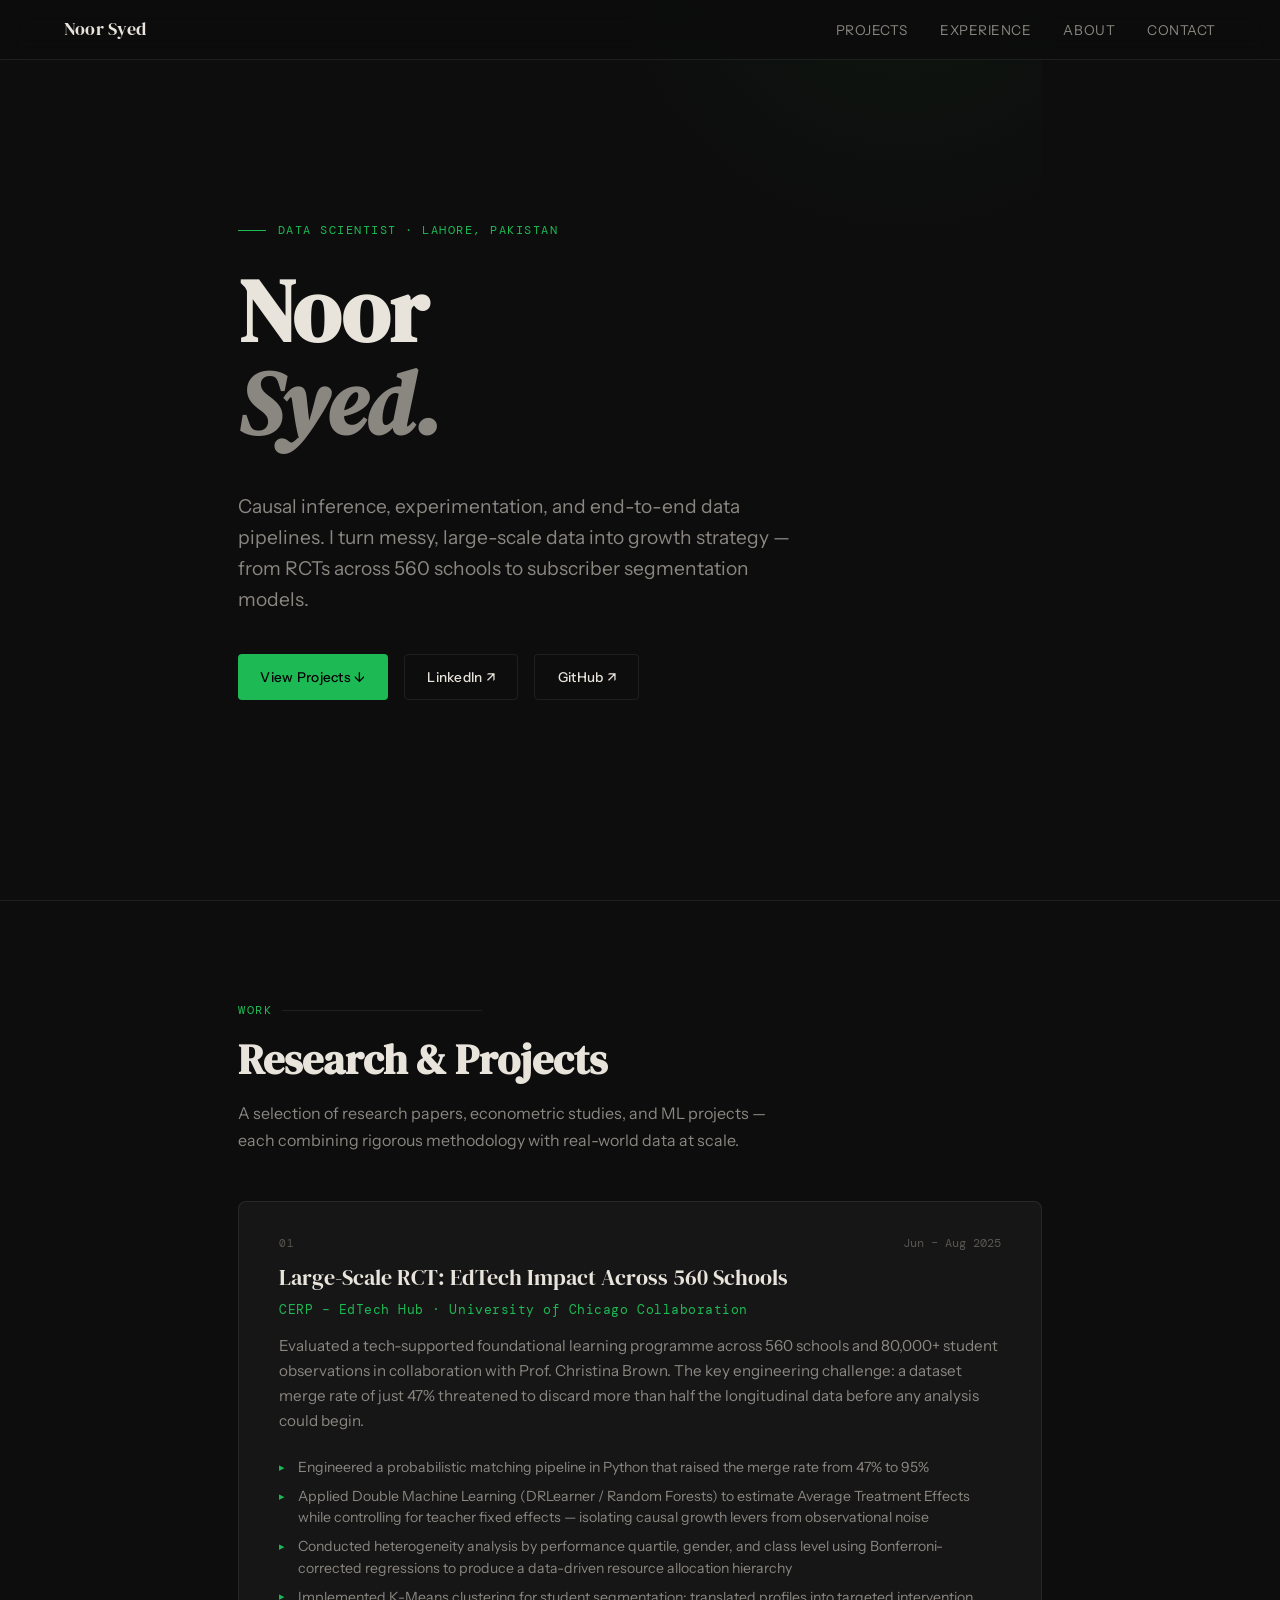
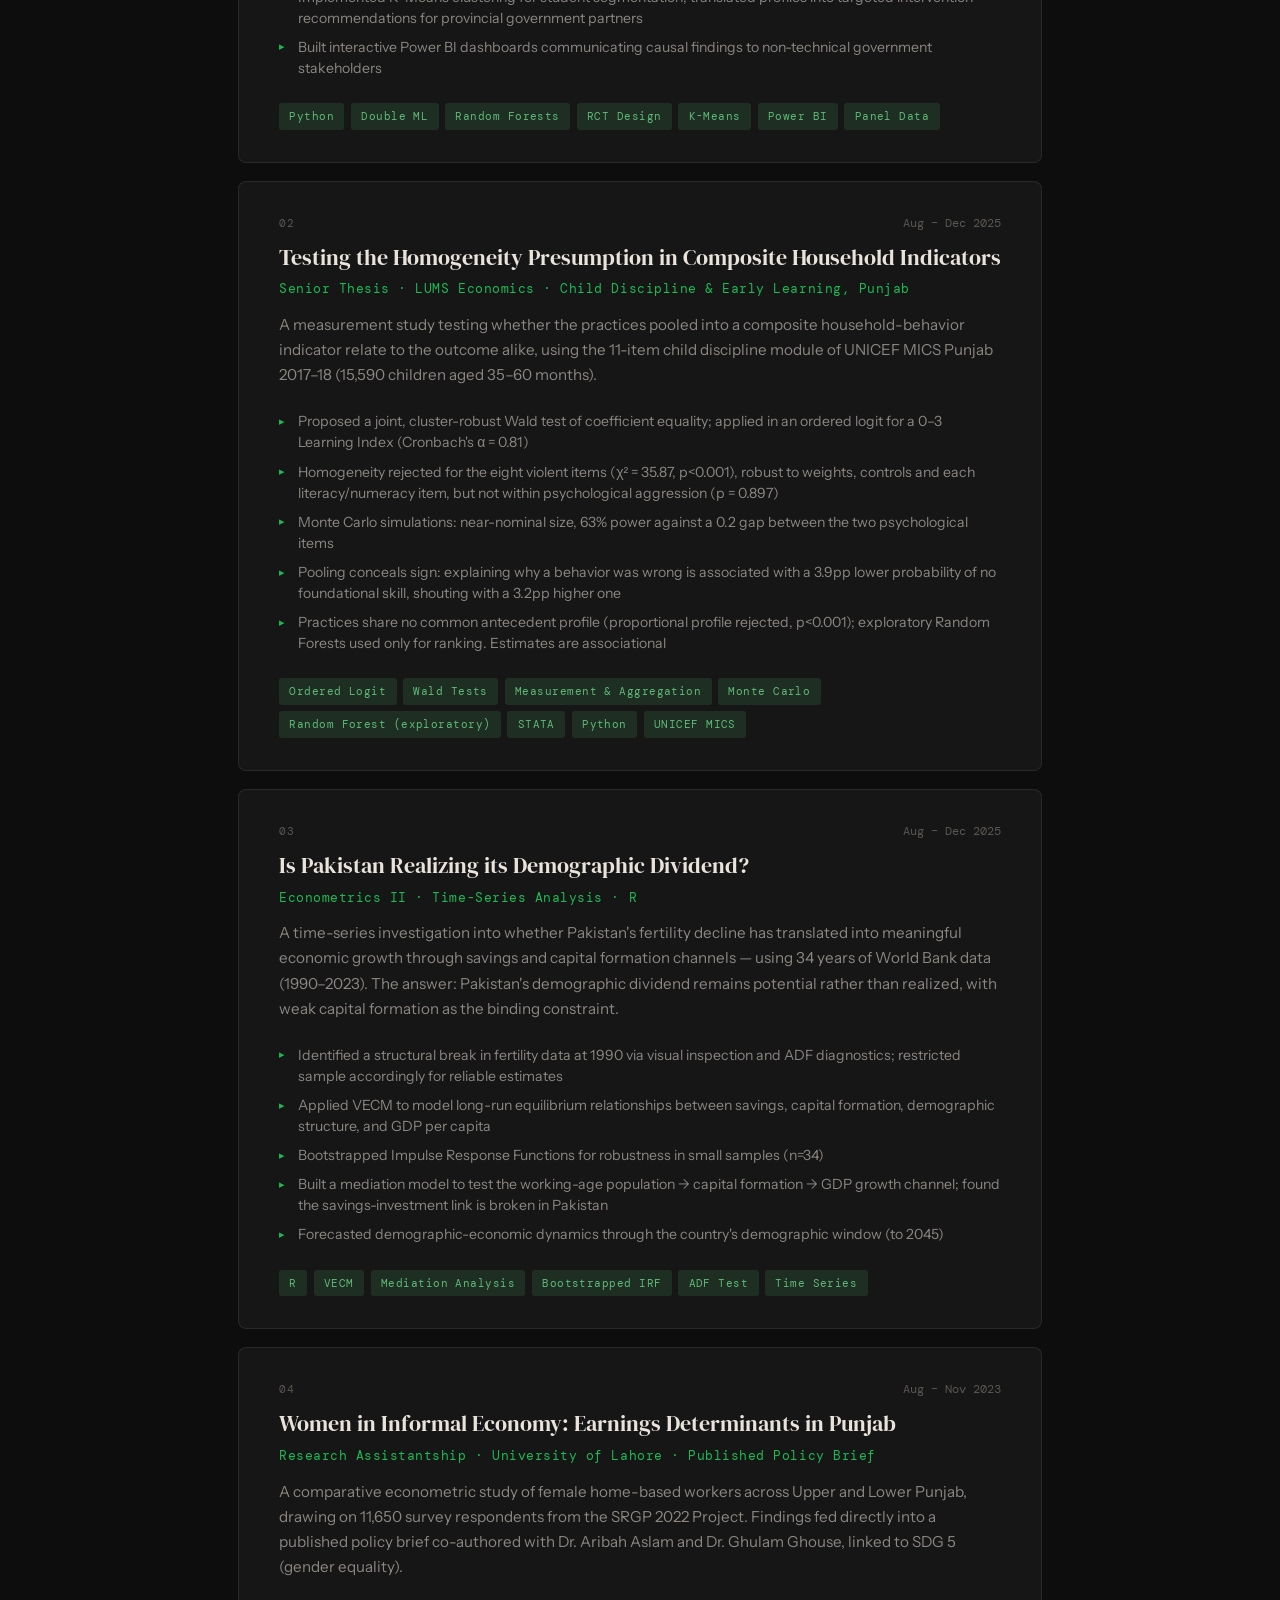
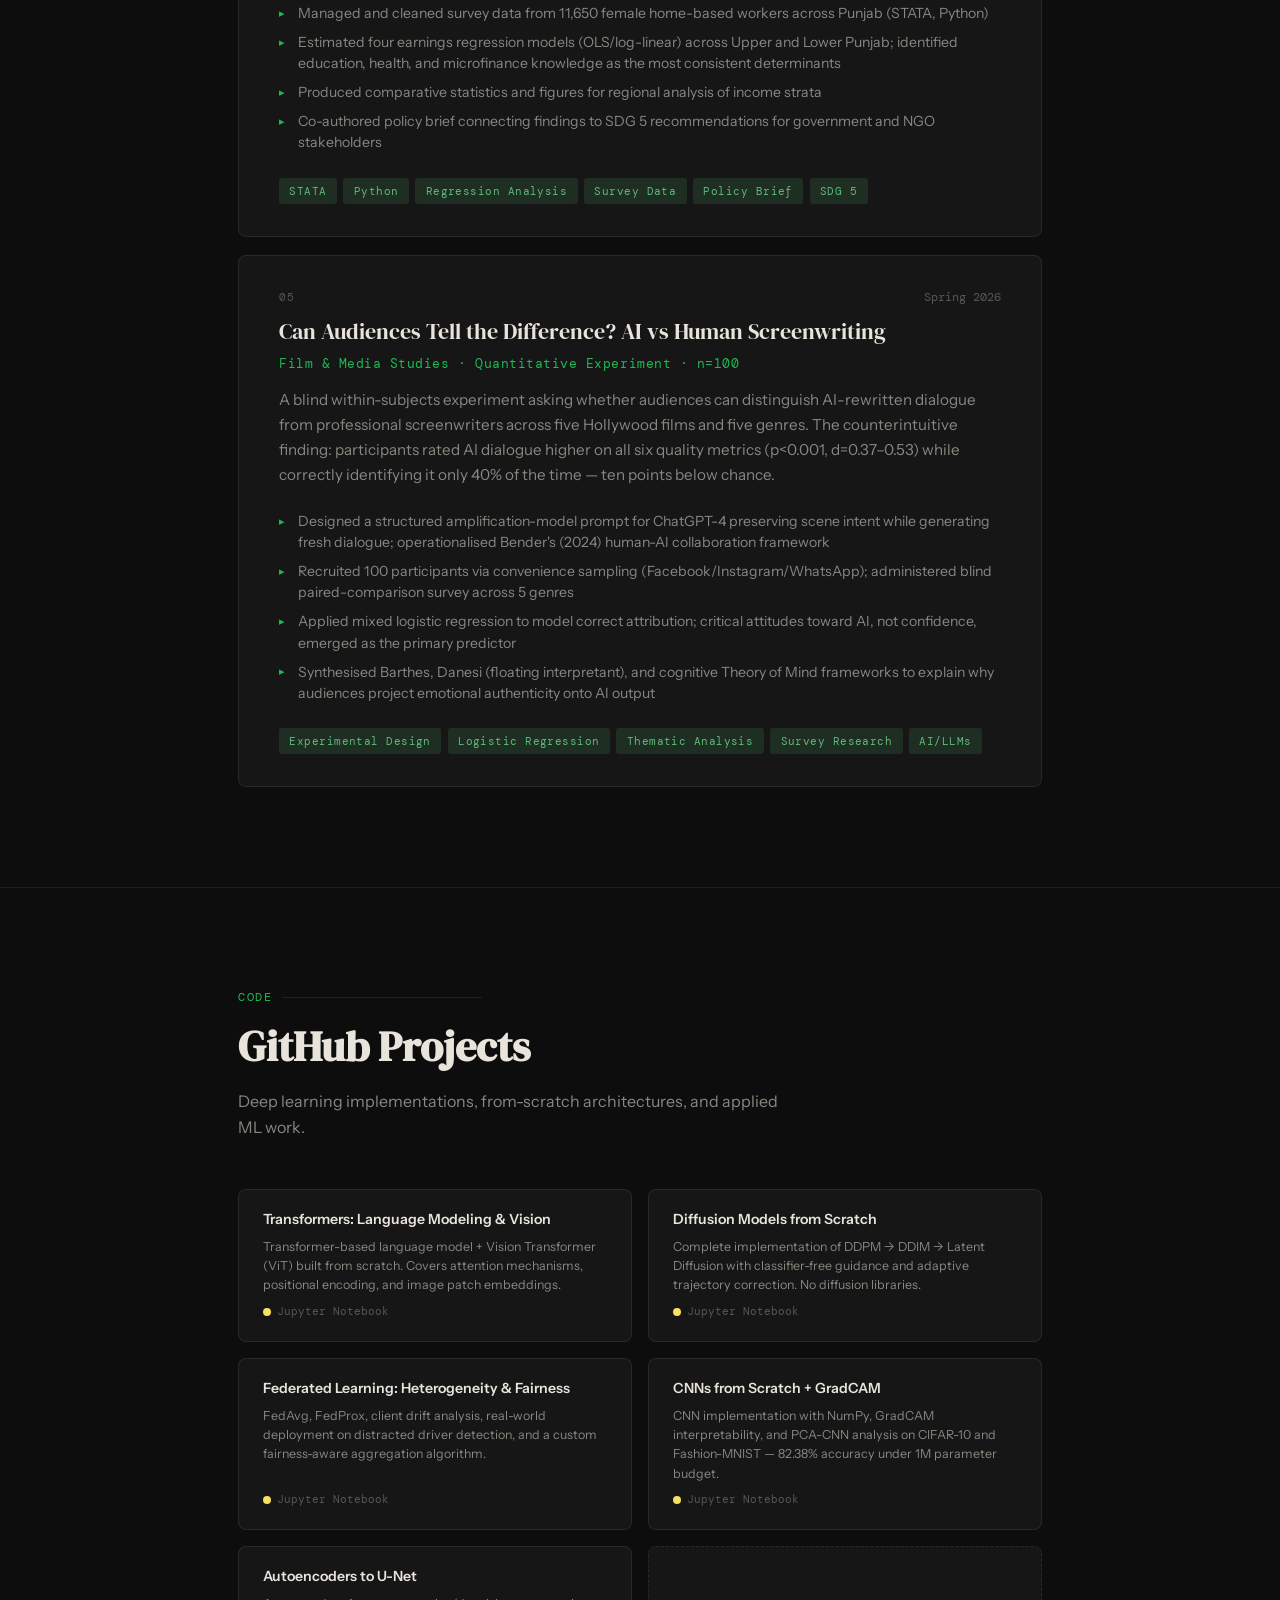
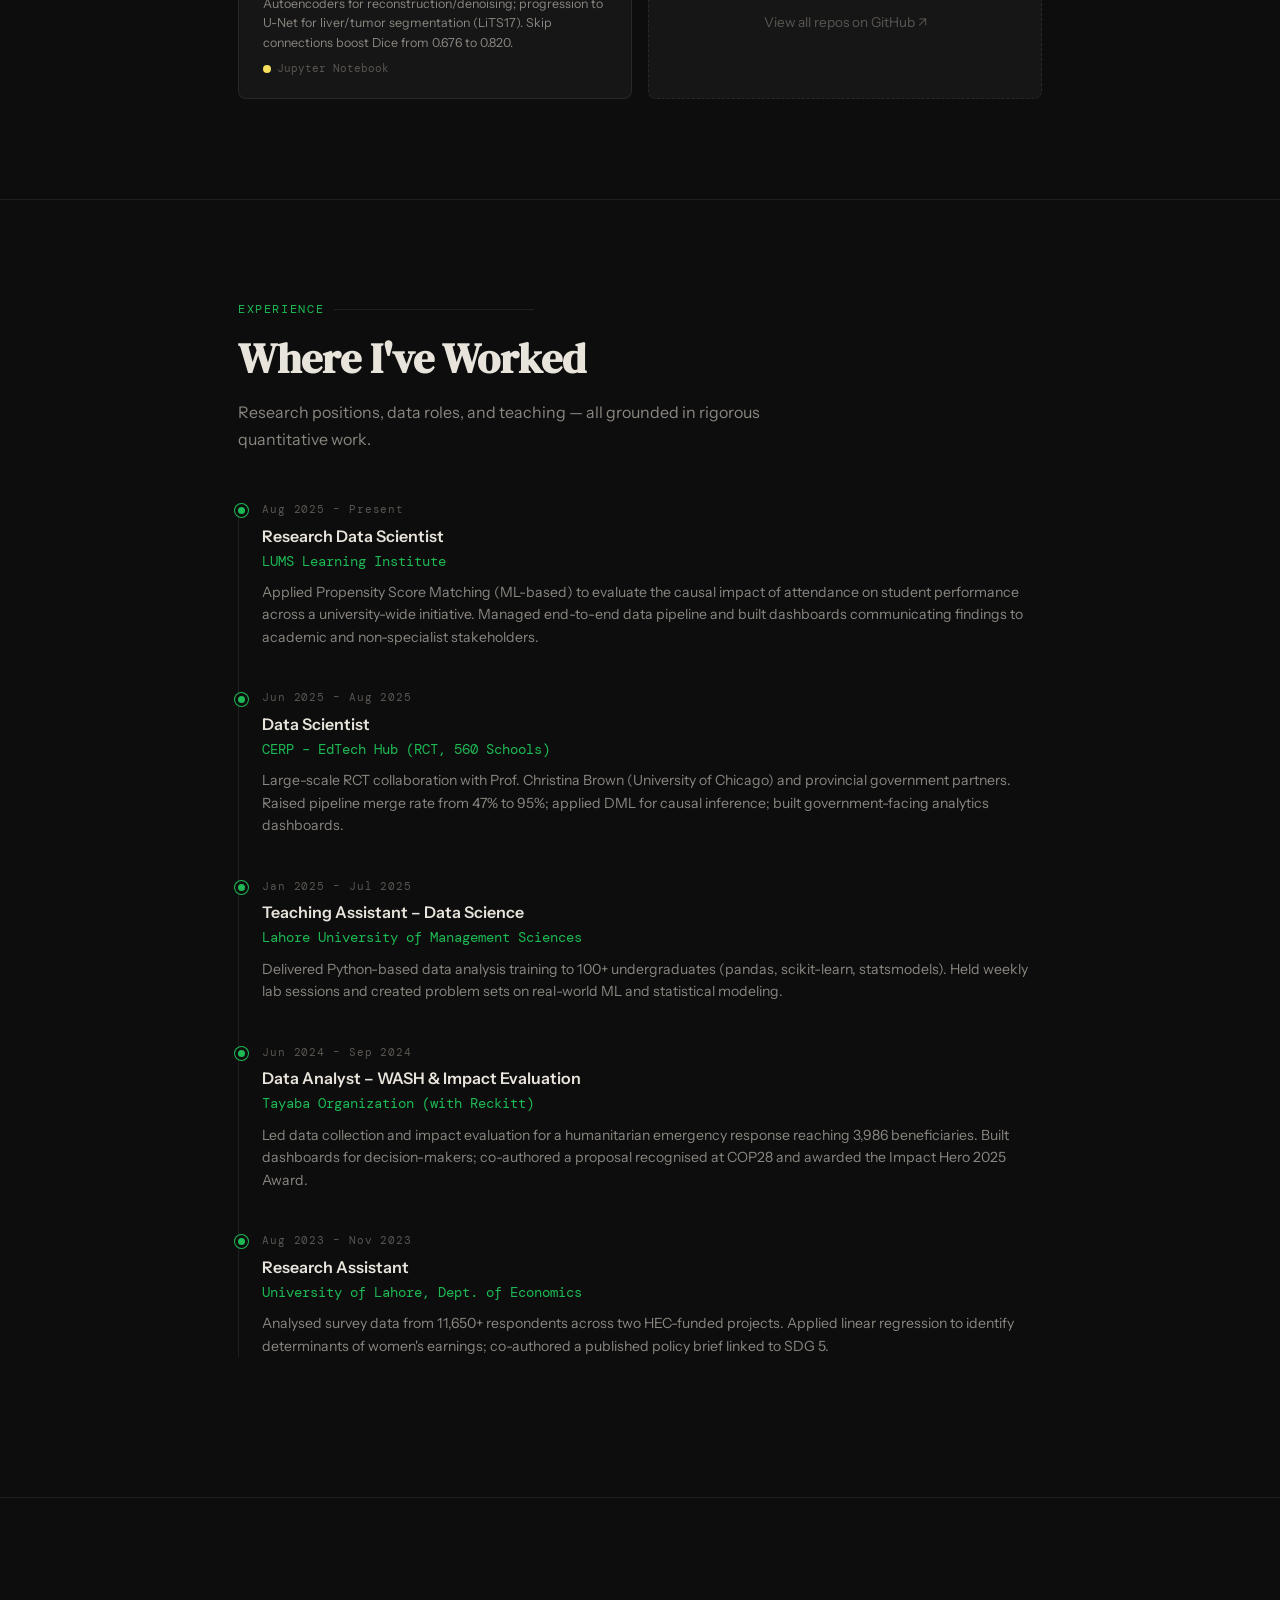
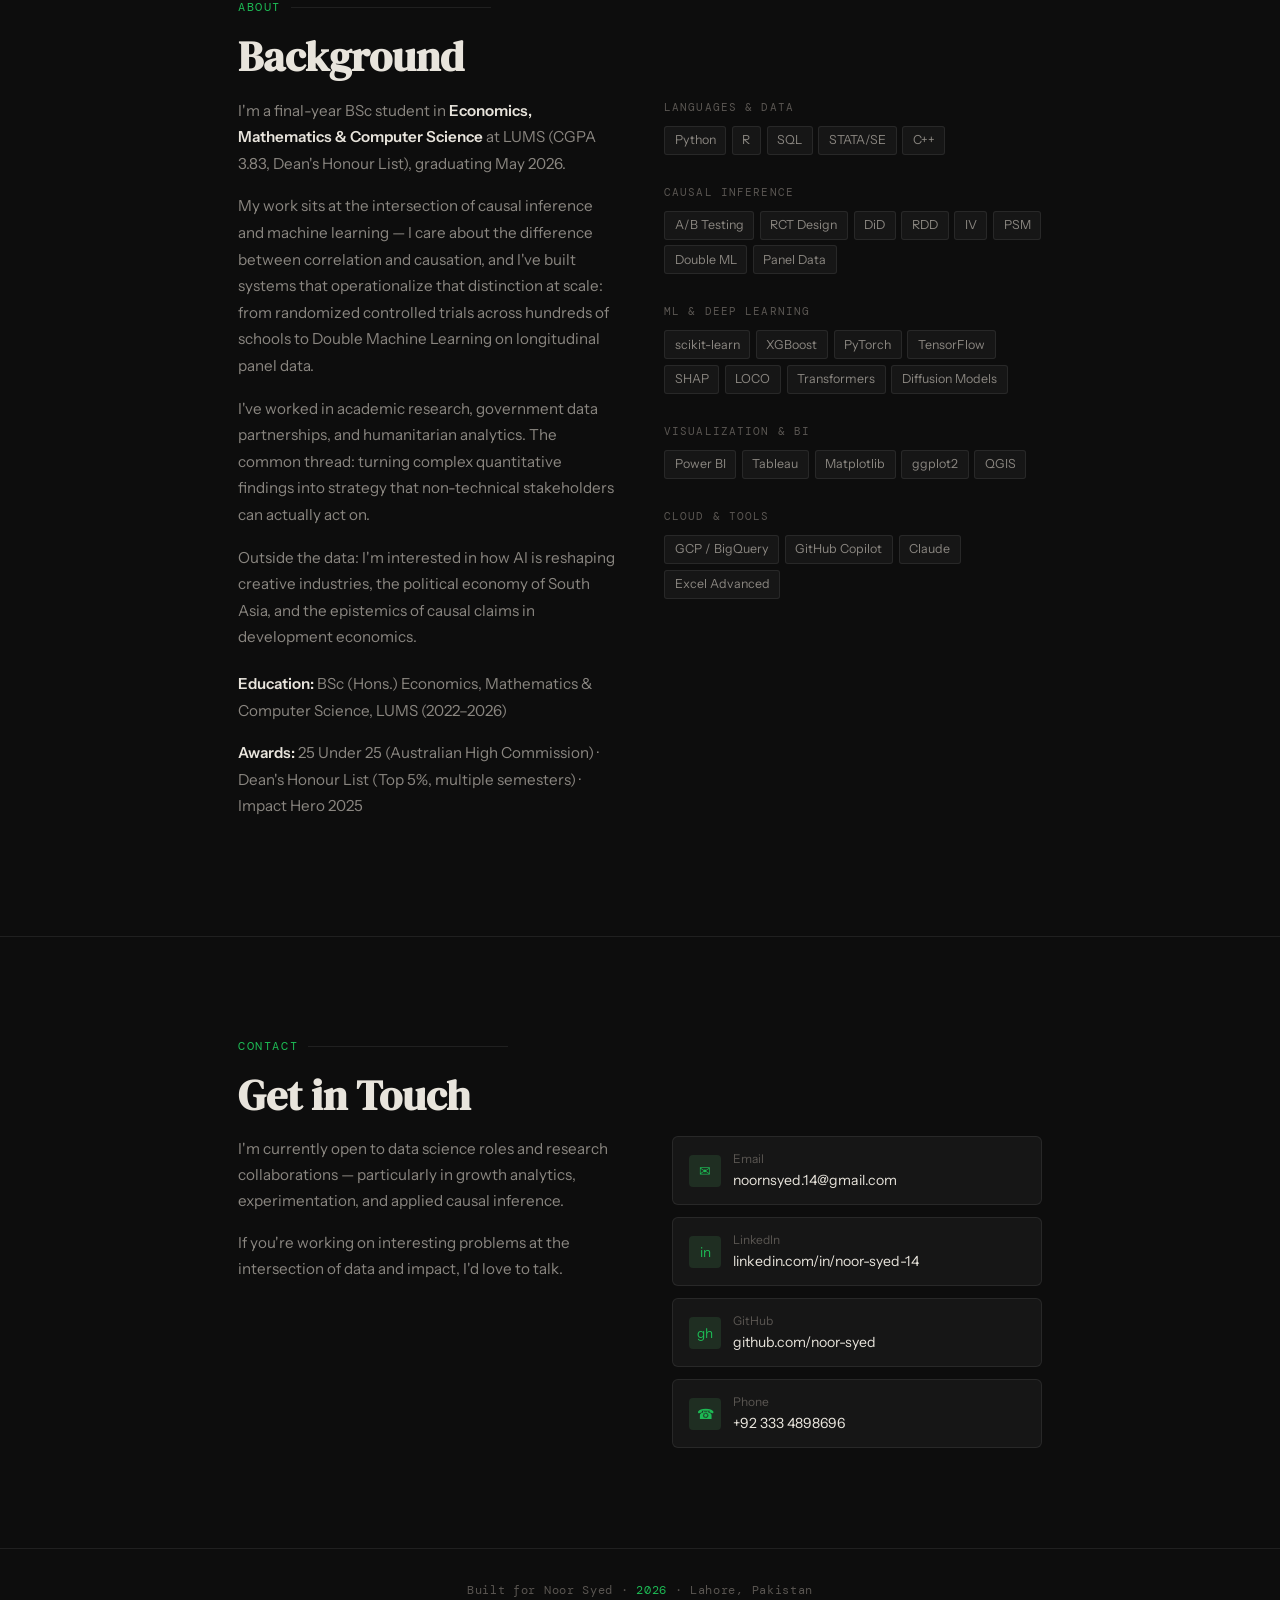
<file: src/imports/pasted_text/noor-syed-portfolio.html>
<!DOCTYPE html>
<html lang="en">
<head>
<meta charset="UTF-8">
<meta name="viewport" content="width=device-width, initial-scale=1.0">
<title>Noor Syed — Data Scientist</title>
<link rel="preconnect" href="https://fonts.googleapis.com">
<link rel="preconnect" href="https://fonts.gstatic.com" crossorigin>
<link href="https://fonts.googleapis.com/css2?family=DM+Serif+Display:ital@0;1&family=DM+Mono:wght@400;500&family=Instrument+Sans:ital,wght@0,400;0,500;0,600;1,400&display=swap" rel="stylesheet">
<style>
  :root {
    --green: #1DB954;
    --green-dim: #17a348;
    --green-pale: #e8f9ee;
    --off-black: #0d0d0d;
    --near-black: #111;
    --dark: #1a1a1a;
    --mid: #2a2a2a;
    --text: #e8e4dc;
    --text-muted: #8a8680;
    --text-dim: #5a5652;
    --border: rgba(255,255,255,0.08);
    --card-bg: #161616;
    --tag-bg: #1f2e22;
    --tag-text: #5dba78;
  }
  *, *::before, *::after { box-sizing: border-box; margin: 0; padding: 0; }
  html { scroll-behavior: smooth; }
  body {
    background: var(--off-black);
    color: var(--text);
    font-family: 'Instrument Sans', sans-serif;
    font-size: 16px;
    line-height: 1.65;
    -webkit-font-smoothing: antialiased;
  }

  /* NAV */
  nav {
    position: fixed; top: 0; left: 0; right: 0; z-index: 100;
    background: rgba(13,13,13,0.92);
    backdrop-filter: blur(12px);
    border-bottom: 1px solid var(--border);
    display: flex; align-items: center; justify-content: space-between;
    padding: 0 clamp(1.5rem, 5vw, 4rem);
    height: 60px;
  }
  .nav-logo {
    font-family: 'DM Serif Display', serif;
    font-size: 1.1rem;
    color: var(--text);
    text-decoration: none;
    letter-spacing: 0.01em;
  }
  .nav-links { display: flex; gap: 2rem; list-style: none; }
  .nav-links a {
    color: var(--text-muted);
    text-decoration: none;
    font-size: 0.85rem;
    letter-spacing: 0.04em;
    text-transform: uppercase;
    transition: color 0.2s;
  }
  .nav-links a:hover { color: var(--green); }

  /* LAYOUT */
  .container { max-width: 900px; margin: 0 auto; padding: 0 clamp(1.5rem, 5vw, 3rem); }

  /* HERO */
  .hero {
    min-height: 100vh;
    display: flex; flex-direction: column; justify-content: center;
    padding: 100px 0 80px;
    position: relative;
    overflow: hidden;
  }
  .hero::before {
    content: '';
    position: absolute; top: -40%; right: -20%; width: 600px; height: 600px;
    background: radial-gradient(circle, rgba(29,185,84,0.06) 0%, transparent 70%);
    pointer-events: none;
  }
  .hero-eyebrow {
    font-family: 'DM Mono', monospace;
    font-size: 0.78rem;
    color: var(--green);
    letter-spacing: 0.12em;
    text-transform: uppercase;
    margin-bottom: 1.5rem;
    display: flex; align-items: center; gap: 0.75rem;
  }
  .hero-eyebrow::before {
    content: '';
    display: inline-block; width: 28px; height: 1px; background: var(--green);
  }
  .hero h1 {
    font-family: 'DM Serif Display', serif;
    font-size: clamp(3rem, 7vw, 5.5rem);
    line-height: 1.05;
    color: var(--text);
    margin-bottom: 0.2em;
  }
  .hero h1 em {
    font-style: italic;
    color: var(--text-muted);
  }
  .hero-sub {
    font-size: clamp(1rem, 2vw, 1.2rem);
    color: var(--text-muted);
    max-width: 560px;
    margin: 1.5rem 0 2.5rem;
    line-height: 1.6;
  }
  .hero-links { display: flex; gap: 1rem; flex-wrap: wrap; }
  .btn {
    display: inline-flex; align-items: center; gap: 0.5rem;
    padding: 0.65rem 1.4rem;
    border-radius: 4px;
    font-size: 0.85rem;
    font-weight: 500;
    letter-spacing: 0.02em;
    text-decoration: none;
    transition: all 0.2s;
    cursor: pointer; border: none;
  }
  .btn-primary {
    background: var(--green);
    color: #000;
  }
  .btn-primary:hover { background: var(--green-dim); }
  .btn-outline {
    background: transparent;
    color: var(--text);
    border: 1px solid var(--border);
  }
  .btn-outline:hover { border-color: var(--green); color: var(--green); }

  /* SECTION */
  section { padding: 100px 0; }
  .section-label {
    font-family: 'DM Mono', monospace;
    font-size: 0.72rem;
    color: var(--green);
    letter-spacing: 0.14em;
    text-transform: uppercase;
    margin-bottom: 1rem;
    display: flex; align-items: center; gap: 0.6rem;
  }
  .section-label::after {
    content: '';
    flex: 1; height: 1px; background: var(--border); max-width: 200px;
  }
  h2 {
    font-family: 'DM Serif Display', serif;
    font-size: clamp(1.8rem, 4vw, 2.6rem);
    color: var(--text);
    margin-bottom: 0.4em;
    line-height: 1.15;
  }
  .section-intro {
    color: var(--text-muted);
    font-size: 1rem;
    max-width: 560px;
    margin-bottom: 3rem;
    line-height: 1.65;
  }

  /* PROJECTS */
  .projects-grid { display: flex; flex-direction: column; gap: 2px; }
  .project-card {
    background: var(--card-bg);
    border: 1px solid var(--border);
    border-radius: 8px;
    padding: 2rem 2.5rem;
    transition: border-color 0.2s, background 0.2s;
    cursor: pointer;
    position: relative;
    overflow: hidden;
  }
  .project-card::after {
    content: '';
    position: absolute; left: 0; top: 0; bottom: 0; width: 3px;
    background: var(--green);
    transform: scaleY(0); transform-origin: bottom;
    transition: transform 0.25s ease;
  }
  .project-card:hover { border-color: rgba(29,185,84,0.25); background: #1a1a1a; }
  .project-card:hover::after { transform: scaleY(1); }
  .project-card + .project-card { margin-top: 1rem; }

  .project-header {
    display: flex; justify-content: space-between; align-items: flex-start;
    gap: 1rem; margin-bottom: 0.75rem;
  }
  .project-number {
    font-family: 'DM Mono', monospace;
    font-size: 0.7rem;
    color: var(--text-dim);
    letter-spacing: 0.1em;
  }
  .project-date {
    font-family: 'DM Mono', monospace;
    font-size: 0.72rem;
    color: var(--text-dim);
    white-space: nowrap;
  }
  .project-title {
    font-family: 'DM Serif Display', serif;
    font-size: 1.35rem;
    color: var(--text);
    margin-bottom: 0.5rem;
    line-height: 1.2;
  }
  .project-context {
    font-size: 0.82rem;
    color: var(--green);
    font-family: 'DM Mono', monospace;
    letter-spacing: 0.04em;
    margin-bottom: 0.75rem;
  }
  .project-desc {
    color: var(--text-muted);
    font-size: 0.95rem;
    line-height: 1.65;
    margin-bottom: 1.25rem;
  }
  .project-highlights {
    list-style: none;
    margin-bottom: 1.25rem;
  }
  .project-highlights li {
    color: var(--text-muted);
    font-size: 0.88rem;
    padding: 0.25rem 0;
    padding-left: 1.2rem;
    position: relative;
    line-height: 1.5;
  }
  .project-highlights li::before {
    content: '▸';
    position: absolute; left: 0;
    color: var(--green);
    font-size: 0.7rem;
    top: 0.35rem;
  }
  .tags { display: flex; flex-wrap: wrap; gap: 0.4rem; }
  .tag {
    background: var(--tag-bg);
    color: var(--tag-text);
    font-family: 'DM Mono', monospace;
    font-size: 0.7rem;
    padding: 0.25rem 0.65rem;
    border-radius: 3px;
    letter-spacing: 0.04em;
  }

  /* ABOUT / SKILLS */
  .about-grid {
    display: grid;
    grid-template-columns: 1fr 1fr;
    gap: 3rem;
  }
  @media (max-width: 700px) { .about-grid { grid-template-columns: 1fr; } }
  .about-text p {
    color: var(--text-muted);
    font-size: 0.95rem;
    line-height: 1.75;
    margin-bottom: 1rem;
  }
  .about-text p strong { color: var(--text); font-weight: 600; }

  .skill-group { margin-bottom: 1.75rem; }
  .skill-group-label {
    font-family: 'DM Mono', monospace;
    font-size: 0.7rem;
    color: var(--text-dim);
    letter-spacing: 0.1em;
    text-transform: uppercase;
    margin-bottom: 0.6rem;
  }
  .skill-chips { display: flex; flex-wrap: wrap; gap: 0.35rem; }
  .chip {
    font-size: 0.78rem;
    color: var(--text-muted);
    background: rgba(255,255,255,0.04);
    border: 1px solid var(--border);
    padding: 0.2rem 0.6rem;
    border-radius: 3px;
  }

  /* EXPERIENCE timeline */
  .timeline { position: relative; padding-left: 1.5rem; }
  .timeline::before {
    content: '';
    position: absolute; left: 0; top: 0.4rem; bottom: 0;
    width: 1px; background: var(--border);
  }
  .timeline-item { position: relative; margin-bottom: 2.5rem; }
  .timeline-item::before {
    content: '';
    position: absolute; left: -1.5rem; top: 0.45rem;
    width: 7px; height: 7px;
    border-radius: 50%; background: var(--green);
    box-shadow: 0 0 0 3px var(--off-black), 0 0 0 4px var(--green);
  }
  .timeline-date {
    font-family: 'DM Mono', monospace;
    font-size: 0.7rem;
    color: var(--text-dim);
    letter-spacing: 0.08em;
    margin-bottom: 0.25rem;
  }
  .timeline-role {
    font-weight: 600;
    color: var(--text);
    font-size: 1rem;
    margin-bottom: 0.1rem;
  }
  .timeline-org {
    color: var(--green);
    font-size: 0.85rem;
    font-family: 'DM Mono', monospace;
    margin-bottom: 0.5rem;
  }
  .timeline-desc {
    color: var(--text-muted);
    font-size: 0.88rem;
    line-height: 1.6;
  }

  /* CONTACT */
  .contact-inner {
    display: grid;
    grid-template-columns: 1fr 1fr;
    gap: 4rem;
    align-items: start;
  }
  @media (max-width: 700px) { .contact-inner { grid-template-columns: 1fr; gap: 2rem; } }
  .contact-text p {
    color: var(--text-muted);
    font-size: 0.95rem;
    line-height: 1.7;
    margin-bottom: 1rem;
  }
  .contact-links { display: flex; flex-direction: column; gap: 0.75rem; }
  .contact-link {
    display: flex; align-items: center; gap: 0.75rem;
    color: var(--text-muted);
    text-decoration: none;
    font-size: 0.9rem;
    padding: 0.75rem 1rem;
    background: var(--card-bg);
    border: 1px solid var(--border);
    border-radius: 6px;
    transition: all 0.2s;
  }
  .contact-link:hover { border-color: rgba(29,185,84,0.3); color: var(--text); }
  .contact-link-icon {
    width: 32px; height: 32px;
    background: var(--tag-bg);
    border-radius: 4px;
    display: flex; align-items: center; justify-content: center;
    color: var(--green);
    font-size: 0.85rem;
    flex-shrink: 0;
  }
  .contact-link-label { font-size: 0.75rem; color: var(--text-dim); }
  .contact-link-val { font-size: 0.88rem; color: var(--text); }

  /* FOOTER */
  footer {
    border-top: 1px solid var(--border);
    padding: 2rem 0;
    text-align: center;
  }
  footer p {
    color: var(--text-dim);
    font-family: 'DM Mono', monospace;
    font-size: 0.72rem;
    letter-spacing: 0.06em;
  }
  footer span { color: var(--green); }

  /* ANIM */
  @keyframes fadeUp {
    from { opacity: 0; transform: translateY(24px); }
    to   { opacity: 1; transform: translateY(0); }
  }
  .fade-up { animation: fadeUp 0.7s ease both; }
  .fade-up-2 { animation: fadeUp 0.7s 0.15s ease both; }
  .fade-up-3 { animation: fadeUp 0.7s 0.3s ease both; }
  .fade-up-4 { animation: fadeUp 0.7s 0.45s ease both; }

  /* GITHUB PROJECTS SECTION */
  .github-grid {
    display: grid;
    grid-template-columns: repeat(auto-fit, minmax(260px, 1fr));
    gap: 1rem;
    margin-top: 2rem;
  }
  .github-card {
    background: var(--card-bg);
    border: 1px solid var(--border);
    border-radius: 8px;
    padding: 1.25rem 1.5rem;
    text-decoration: none;
    transition: border-color 0.2s;
    display: flex; flex-direction: column; gap: 0.5rem;
  }
  .github-card:hover { border-color: rgba(29,185,84,0.25); }
  .github-card-title {
    font-size: 0.88rem;
    font-weight: 600;
    color: var(--text);
    line-height: 1.35;
  }
  .github-card-desc {
    font-size: 0.78rem;
    color: var(--text-muted);
    line-height: 1.55;
    flex: 1;
  }
  .github-card-lang {
    font-family: 'DM Mono', monospace;
    font-size: 0.68rem;
    color: var(--text-dim);
    display: flex; align-items: center; gap: 0.4rem;
  }
  .lang-dot { width: 8px; height: 8px; border-radius: 50%; background: #f6e05e; }

  /* DIVIDER */
  .divider { height: 1px; background: var(--border); margin: 0; }

  @media (max-width: 600px) {
    .nav-links { display: none; }
    .project-card { padding: 1.5rem; }
  }
</style>
</head>
<body>

<nav>
  <a href="#" class="nav-logo">Noor Syed</a>
  <ul class="nav-links">
    <li><a href="#projects">Projects</a></li>
    <li><a href="#experience">Experience</a></li>
    <li><a href="#about">About</a></li>
    <li><a href="#contact">Contact</a></li>
  </ul>
</nav>

<!-- HERO -->
<div class="container">
<section class="hero">
  <div class="hero-eyebrow fade-up">Data Scientist · Lahore, Pakistan</div>
  <h1 class="fade-up-2">
    Noor<br>
    <em>Syed.</em>
  </h1>
  <p class="hero-sub fade-up-3">
    Causal inference, experimentation, and end-to-end data pipelines. 
    I turn messy, large-scale data into growth strategy — 
    from RCTs across 560 schools to subscriber segmentation models.
  </p>
  <div class="hero-links fade-up-4">
    <a href="#projects" class="btn btn-primary">View Projects ↓</a>
    <a href="https://www.linkedin.com/in/noor-syed-14" target="_blank" class="btn btn-outline">LinkedIn ↗</a>
    <a href="https://github.com/noor-syed" target="_blank" class="btn btn-outline">GitHub ↗</a>
  </div>
</section>
</div>

<div class="divider"></div>

<!-- PROJECTS -->
<div class="container">
<section id="projects">
  <div class="section-label">Work</div>
  <h2>Research &amp; Projects</h2>
  <p class="section-intro">
    A selection of research papers, econometric studies, and ML projects — 
    each combining rigorous methodology with real-world data at scale.
  </p>

  <div class="projects-grid">

    <!-- PROJECT 1: CERP -->
    <div class="project-card">
      <div class="project-header">
        <span class="project-number">01</span>
        <span class="project-date">Jun – Aug 2025</span>
      </div>
      <div class="project-title">Large-Scale RCT: EdTech Impact Across 560 Schools</div>
      <div class="project-context">CERP – EdTech Hub · University of Chicago Collaboration</div>
      <p class="project-desc">
        Evaluated a tech-supported foundational learning programme across 560 schools and 80,000+ student observations
        in collaboration with Prof. Christina Brown. The key engineering challenge: a dataset merge rate of just 47% 
        threatened to discard more than half the longitudinal data before any analysis could begin.
      </p>
      <ul class="project-highlights">
        <li>Engineered a probabilistic matching pipeline in Python that raised the merge rate from 47% to 95%</li>
        <li>Applied Double Machine Learning (DRLearner / Random Forests) to estimate Average Treatment Effects while controlling for teacher fixed effects — isolating causal growth levers from observational noise</li>
        <li>Conducted heterogeneity analysis by performance quartile, gender, and class level using Bonferroni-corrected regressions to produce a data-driven resource allocation hierarchy</li>
        <li>Implemented K-Means clustering for student segmentation; translated profiles into targeted intervention recommendations for provincial government partners</li>
        <li>Built interactive Power BI dashboards communicating causal findings to non-technical government stakeholders</li>
      </ul>
      <div class="tags">
        <span class="tag">Python</span>
        <span class="tag">Double ML</span>
        <span class="tag">Random Forests</span>
        <span class="tag">RCT Design</span>
        <span class="tag">K-Means</span>
        <span class="tag">Power BI</span>
        <span class="tag">Panel Data</span>
      </div>
    </div>

    <!-- PROJECT 2: DISCIPLINE / SENIOR THESIS -->
    <div class="project-card">
      <div class="project-header">
        <span class="project-number">02</span>
        <span class="project-date">Aug – Dec 2025</span>
      </div>
      <div class="project-title">Testing the Homogeneity Presumption in Composite Household Indicators</div>
      <div class="project-context">Senior Thesis · LUMS Economics · Child Discipline &amp; Early Learning, Punjab</div>
      <p class="project-desc">
        A measurement study testing whether the practices pooled into a composite household-behavior indicator
        relate to the outcome alike, using the 11-item child discipline module of UNICEF MICS Punjab 2017–18
        (15,590 children aged 35–60 months).
      </p>
      <ul class="project-highlights">
        <li>Proposed a joint, cluster-robust Wald test of coefficient equality; applied in an ordered logit for a 0–3 Learning Index (Cronbach's α = 0.81)</li>
        <li>Homogeneity rejected for the eight violent items (χ² = 35.87, p&lt;0.001), robust to weights, controls and each literacy/numeracy item, but not within psychological aggression (p = 0.897)</li>
        <li>Monte Carlo simulations: near-nominal size, 63% power against a 0.2 gap between the two psychological items</li>
        <li>Pooling conceals sign: explaining why a behavior was wrong is associated with a 3.9pp lower probability of no foundational skill, shouting with a 3.2pp higher one</li>
        <li>Practices share no common antecedent profile (proportional profile rejected, p&lt;0.001); exploratory Random Forests used only for ranking. Estimates are associational</li>
      </ul>
      <div class="tags">
        <span class="tag">Ordered Logit</span>
        <span class="tag">Wald Tests</span>
        <span class="tag">Measurement &amp; Aggregation</span>
        <span class="tag">Monte Carlo</span>
        <span class="tag">Random Forest (exploratory)</span>
        <span class="tag">STATA</span>
        <span class="tag">Python</span>
        <span class="tag">UNICEF MICS</span>
      </div>
    </div>

    <!-- PROJECT 3: DEMOGRAPHIC DIVIDEND -->
    <div class="project-card">
      <div class="project-header">
        <span class="project-number">03</span>
        <span class="project-date">Aug – Dec 2025</span>
      </div>
      <div class="project-title">Is Pakistan Realizing its Demographic Dividend?</div>
      <div class="project-context">Econometrics II · Time-Series Analysis · R</div>
      <p class="project-desc">
        A time-series investigation into whether Pakistan's fertility decline has translated into meaningful 
        economic growth through savings and capital formation channels — using 34 years of World Bank data 
        (1990–2023). The answer: Pakistan's demographic dividend remains potential rather than realized, 
        with weak capital formation as the binding constraint.
      </p>
      <ul class="project-highlights">
        <li>Identified a structural break in fertility data at 1990 via visual inspection and ADF diagnostics; restricted sample accordingly for reliable estimates</li>
        <li>Applied VECM to model long-run equilibrium relationships between savings, capital formation, demographic structure, and GDP per capita</li>
        <li>Bootstrapped Impulse Response Functions for robustness in small samples (n=34)</li>
        <li>Built a mediation model to test the working-age population → capital formation → GDP growth channel; found the savings-investment link is broken in Pakistan</li>
        <li>Forecasted demographic-economic dynamics through the country's demographic window (to 2045)</li>
      </ul>
      <div class="tags">
        <span class="tag">R</span>
        <span class="tag">VECM</span>
        <span class="tag">Mediation Analysis</span>
        <span class="tag">Bootstrapped IRF</span>
        <span class="tag">ADF Test</span>
        <span class="tag">Time Series</span>
      </div>
    </div>

    <!-- PROJECT 4: WOMEN IN INFORMAL ECONOMY -->
    <div class="project-card">
      <div class="project-header">
        <span class="project-number">04</span>
        <span class="project-date">Aug – Nov 2023</span>
      </div>
      <div class="project-title">Women in Informal Economy: Earnings Determinants in Punjab</div>
      <div class="project-context">Research Assistantship · University of Lahore · Published Policy Brief</div>
      <p class="project-desc">
        A comparative econometric study of female home-based workers across Upper and Lower Punjab, 
        drawing on 11,650 survey respondents from the SRGP 2022 Project. Findings fed directly into 
        a published policy brief co-authored with Dr. Aribah Aslam and Dr. Ghulam Ghouse, 
        linked to SDG 5 (gender equality).
      </p>
      <ul class="project-highlights">
        <li>Managed and cleaned survey data from 11,650 female home-based workers across Punjab (STATA, Python)</li>
        <li>Estimated four earnings regression models (OLS/log-linear) across Upper and Lower Punjab; identified education, health, and microfinance knowledge as the most consistent determinants</li>
        <li>Produced comparative statistics and figures for regional analysis of income strata</li>
        <li>Co-authored policy brief connecting findings to SDG 5 recommendations for government and NGO stakeholders</li>
      </ul>
      <div class="tags">
        <span class="tag">STATA</span>
        <span class="tag">Python</span>
        <span class="tag">Regression Analysis</span>
        <span class="tag">Survey Data</span>
        <span class="tag">Policy Brief</span>
        <span class="tag">SDG 5</span>
      </div>
    </div>

    <!-- PROJECT 5: AI SCREENWRITING -->
    <div class="project-card">
      <div class="project-header">
        <span class="project-number">05</span>
        <span class="project-date">Spring 2026</span>
      </div>
      <div class="project-title">Can Audiences Tell the Difference? AI vs Human Screenwriting</div>
      <div class="project-context">Film &amp; Media Studies · Quantitative Experiment · n=100</div>
      <p class="project-desc">
        A blind within-subjects experiment asking whether audiences can distinguish AI-rewritten dialogue 
        from professional screenwriters across five Hollywood films and five genres. The counterintuitive 
        finding: participants rated AI dialogue higher on all six quality metrics (p&lt;0.001, d=0.37–0.53) 
        while correctly identifying it only 40% of the time — ten points below chance.
      </p>
      <ul class="project-highlights">
        <li>Designed a structured amplification-model prompt for ChatGPT-4 preserving scene intent while generating fresh dialogue; operationalised Bender's (2024) human-AI collaboration framework</li>
        <li>Recruited 100 participants via convenience sampling (Facebook/Instagram/WhatsApp); administered blind paired-comparison survey across 5 genres</li>
        <li>Applied mixed logistic regression to model correct attribution; critical attitudes toward AI, not confidence, emerged as the primary predictor</li>
        <li>Synthesised Barthes, Danesi (floating interpretant), and cognitive Theory of Mind frameworks to explain why audiences project emotional authenticity onto AI output</li>
      </ul>
      <div class="tags">
        <span class="tag">Experimental Design</span>
        <span class="tag">Logistic Regression</span>
        <span class="tag">Thematic Analysis</span>
        <span class="tag">Survey Research</span>
        <span class="tag">AI/LLMs</span>
      </div>
    </div>

  </div>
</section>
</div>

<div class="divider"></div>

<!-- GITHUB -->
<div class="container">
<section id="code">
  <div class="section-label">Code</div>
  <h2>GitHub Projects</h2>
  <p class="section-intro">Deep learning implementations, from-scratch architectures, and applied ML work.</p>
  <div class="github-grid">
    <a href="https://github.com/noor14-pixel/Transformers-Language-Modeling-Vision" target="_blank" class="github-card">
      <div class="github-card-title">Transformers: Language Modeling &amp; Vision</div>
      <div class="github-card-desc">Transformer-based language model + Vision Transformer (ViT) built from scratch. Covers attention mechanisms, positional encoding, and image patch embeddings.</div>
      <div class="github-card-lang"><span class="lang-dot"></span>Jupyter Notebook</div>
    </a>
    <a href="https://github.com/noor14-pixel/Diffusion-Models-from-Scratch-DDPM-DDIM-Latent-Diffusion" target="_blank" class="github-card">
      <div class="github-card-title">Diffusion Models from Scratch</div>
      <div class="github-card-desc">Complete implementation of DDPM → DDIM → Latent Diffusion with classifier-free guidance and adaptive trajectory correction. No diffusion libraries.</div>
      <div class="github-card-lang"><span class="lang-dot"></span>Jupyter Notebook</div>
    </a>
    <a href="https://github.com/noor14-pixel/Federated-Learning-Infrastructure-Heterogeneity-Fairness" target="_blank" class="github-card">
      <div class="github-card-title">Federated Learning: Heterogeneity &amp; Fairness</div>
      <div class="github-card-desc">FedAvg, FedProx, client drift analysis, real-world deployment on distracted driver detection, and a custom fairness-aware aggregation algorithm.</div>
      <div class="github-card-lang"><span class="lang-dot"></span>Jupyter Notebook</div>
    </a>
    <a href="https://github.com/noor14-pixel/Convolutional-Neural-Networks" target="_blank" class="github-card">
      <div class="github-card-title">CNNs from Scratch + GradCAM</div>
      <div class="github-card-desc">CNN implementation with NumPy, GradCAM interpretability, and PCA-CNN analysis on CIFAR-10 and Fashion-MNIST — 82.38% accuracy under 1M parameter budget.</div>
      <div class="github-card-lang"><span class="lang-dot"></span>Jupyter Notebook</div>
    </a>
    <a href="https://github.com/noor14-pixel/From-Autoencoders-to-U-Net" target="_blank" class="github-card">
      <div class="github-card-title">Autoencoders to U-Net</div>
      <div class="github-card-desc">Autoencoders for reconstruction/denoising; progression to U-Net for liver/tumor segmentation (LiTS17). Skip connections boost Dice from 0.676 to 0.820.</div>
      <div class="github-card-lang"><span class="lang-dot"></span>Jupyter Notebook</div>
    </a>
    <a href="https://github.com/noor-syed" target="_blank" class="github-card" style="border-style: dashed; justify-content: center; align-items: center; min-height: 120px;">
      <div style="text-align:center; color: var(--text-dim); font-size: 0.85rem;">View all repos on GitHub ↗</div>
    </a>
  </div>
</section>
</div>

<div class="divider"></div>

<!-- EXPERIENCE -->
<div class="container">
<section id="experience">
  <div class="section-label">Experience</div>
  <h2>Where I've Worked</h2>
  <p class="section-intro">Research positions, data roles, and teaching — all grounded in rigorous quantitative work.</p>

  <div class="timeline">
    <div class="timeline-item">
      <div class="timeline-date">Aug 2025 – Present</div>
      <div class="timeline-role">Research Data Scientist</div>
      <div class="timeline-org">LUMS Learning Institute</div>
      <div class="timeline-desc">
        Applied Propensity Score Matching (ML-based) to evaluate the causal impact of attendance on student 
        performance across a university-wide initiative. Managed end-to-end data pipeline and built dashboards 
        communicating findings to academic and non-specialist stakeholders.
      </div>
    </div>
    <div class="timeline-item">
      <div class="timeline-date">Jun 2025 – Aug 2025</div>
      <div class="timeline-role">Data Scientist</div>
      <div class="timeline-org">CERP – EdTech Hub (RCT, 560 Schools)</div>
      <div class="timeline-desc">
        Large-scale RCT collaboration with Prof. Christina Brown (University of Chicago) and provincial 
        government partners. Raised pipeline merge rate from 47% to 95%; applied DML for causal inference; 
        built government-facing analytics dashboards.
      </div>
    </div>
    <div class="timeline-item">
      <div class="timeline-date">Jan 2025 – Jul 2025</div>
      <div class="timeline-role">Teaching Assistant – Data Science</div>
      <div class="timeline-org">Lahore University of Management Sciences</div>
      <div class="timeline-desc">
        Delivered Python-based data analysis training to 100+ undergraduates (pandas, scikit-learn, statsmodels). 
        Held weekly lab sessions and created problem sets on real-world ML and statistical modeling.
      </div>
    </div>
    <div class="timeline-item">
      <div class="timeline-date">Jun 2024 – Sep 2024</div>
      <div class="timeline-role">Data Analyst – WASH &amp; Impact Evaluation</div>
      <div class="timeline-org">Tayaba Organization (with Reckitt)</div>
      <div class="timeline-desc">
        Led data collection and impact evaluation for a humanitarian emergency response reaching 3,986 
        beneficiaries. Built dashboards for decision-makers; co-authored a proposal recognised at COP28 
        and awarded the Impact Hero 2025 Award.
      </div>
    </div>
    <div class="timeline-item">
      <div class="timeline-date">Aug 2023 – Nov 2023</div>
      <div class="timeline-role">Research Assistant</div>
      <div class="timeline-org">University of Lahore, Dept. of Economics</div>
      <div class="timeline-desc">
        Analysed survey data from 11,650+ respondents across two HEC-funded projects. Applied linear regression 
        to identify determinants of women's earnings; co-authored a published policy brief linked to SDG 5.
      </div>
    </div>
  </div>
</section>
</div>

<div class="divider"></div>

<!-- ABOUT / SKILLS -->
<div class="container">
<section id="about">
  <div class="section-label">About</div>
  <h2>Background</h2>
  <div class="about-grid">
    <div class="about-text">
      <p>
        I'm a final-year BSc student in <strong>Economics, Mathematics &amp; Computer Science</strong> 
        at LUMS (CGPA 3.83, Dean's Honour List), graduating May 2026.
      </p>
      <p>
        My work sits at the intersection of causal inference and machine learning — 
        I care about the difference between correlation and causation, and I've built 
        systems that operationalize that distinction at scale: from randomized controlled trials 
        across hundreds of schools to Double Machine Learning on longitudinal panel data.
      </p>
      <p>
        I've worked in academic research, government data partnerships, and humanitarian analytics. 
        The common thread: turning complex quantitative findings into strategy that non-technical 
        stakeholders can actually act on.
      </p>
      <p>
        Outside the data: I'm interested in how AI is reshaping creative industries, 
        the political economy of South Asia, and the epistemics of causal claims in 
        development economics.
      </p>
      <p style="margin-top:1.25rem;">
        <strong>Education:</strong> BSc (Hons.) Economics, Mathematics &amp; Computer Science, LUMS (2022–2026)
      </p>
      <p>
        <strong>Awards:</strong> 25 Under 25 (Australian High Commission) · Dean's Honour List (Top 5%, multiple semesters) · Impact Hero 2025
      </p>
    </div>
    <div>
      <div class="skill-group">
        <div class="skill-group-label">Languages &amp; Data</div>
        <div class="skill-chips">
          <span class="chip">Python</span><span class="chip">R</span><span class="chip">SQL</span>
          <span class="chip">STATA/SE</span><span class="chip">C++</span>
        </div>
      </div>
      <div class="skill-group">
        <div class="skill-group-label">Causal Inference</div>
        <div class="skill-chips">
          <span class="chip">A/B Testing</span><span class="chip">RCT Design</span>
          <span class="chip">DiD</span><span class="chip">RDD</span>
          <span class="chip">IV</span><span class="chip">PSM</span>
          <span class="chip">Double ML</span><span class="chip">Panel Data</span>
        </div>
      </div>
      <div class="skill-group">
        <div class="skill-group-label">ML &amp; Deep Learning</div>
        <div class="skill-chips">
          <span class="chip">scikit-learn</span><span class="chip">XGBoost</span>
          <span class="chip">PyTorch</span><span class="chip">TensorFlow</span>
          <span class="chip">SHAP</span><span class="chip">LOCO</span>
          <span class="chip">Transformers</span><span class="chip">Diffusion Models</span>
        </div>
      </div>
      <div class="skill-group">
        <div class="skill-group-label">Visualization &amp; BI</div>
        <div class="skill-chips">
          <span class="chip">Power BI</span><span class="chip">Tableau</span>
          <span class="chip">Matplotlib</span><span class="chip">ggplot2</span>
          <span class="chip">QGIS</span>
        </div>
      </div>
      <div class="skill-group">
        <div class="skill-group-label">Cloud &amp; Tools</div>
        <div class="skill-chips">
          <span class="chip">GCP / BigQuery</span>
          <span class="chip">GitHub Copilot</span>
          <span class="chip">Claude</span>
          <span class="chip">Excel Advanced</span>
        </div>
      </div>
    </div>
  </div>
</section>
</div>

<div class="divider"></div>

<!-- CONTACT -->
<div class="container">
<section id="contact">
  <div class="section-label">Contact</div>
  <h2>Get in Touch</h2>
  <div class="contact-inner">
    <div class="contact-text">
      <p>
        I'm currently open to data science roles and research collaborations — 
        particularly in growth analytics, experimentation, and applied causal inference.
      </p>
      <p>
        If you're working on interesting problems at the intersection of data and impact, 
        I'd love to talk.
      </p>
    </div>
    <div class="contact-links">
      <a href="mailto:noornsyed.14@gmail.com" class="contact-link">
        <div class="contact-link-icon">✉</div>
        <div>
          <div class="contact-link-label">Email</div>
          <div class="contact-link-val">noornsyed.14@gmail.com</div>
        </div>
      </a>
      <a href="https://www.linkedin.com/in/noor-syed-14" target="_blank" class="contact-link">
        <div class="contact-link-icon">in</div>
        <div>
          <div class="contact-link-label">LinkedIn</div>
          <div class="contact-link-val">linkedin.com/in/noor-syed-14</div>
        </div>
      </a>
      <a href="https://github.com/noor-syed" target="_blank" class="contact-link">
        <div class="contact-link-icon">gh</div>
        <div>
          <div class="contact-link-label">GitHub</div>
          <div class="contact-link-val">github.com/noor-syed</div>
        </div>
      </a>
      <a href="tel:+923334898696" class="contact-link">
        <div class="contact-link-icon">☎</div>
        <div>
          <div class="contact-link-label">Phone</div>
          <div class="contact-link-val">+92 333 4898696</div>
        </div>
      </a>
    </div>
  </div>
</section>
</div>

<footer>
  <div class="container">
    <p>Built for Noor Syed · <span>2026</span> · Lahore, Pakistan</p>
  </div>
</footer>

</body>
</html>
</file>
